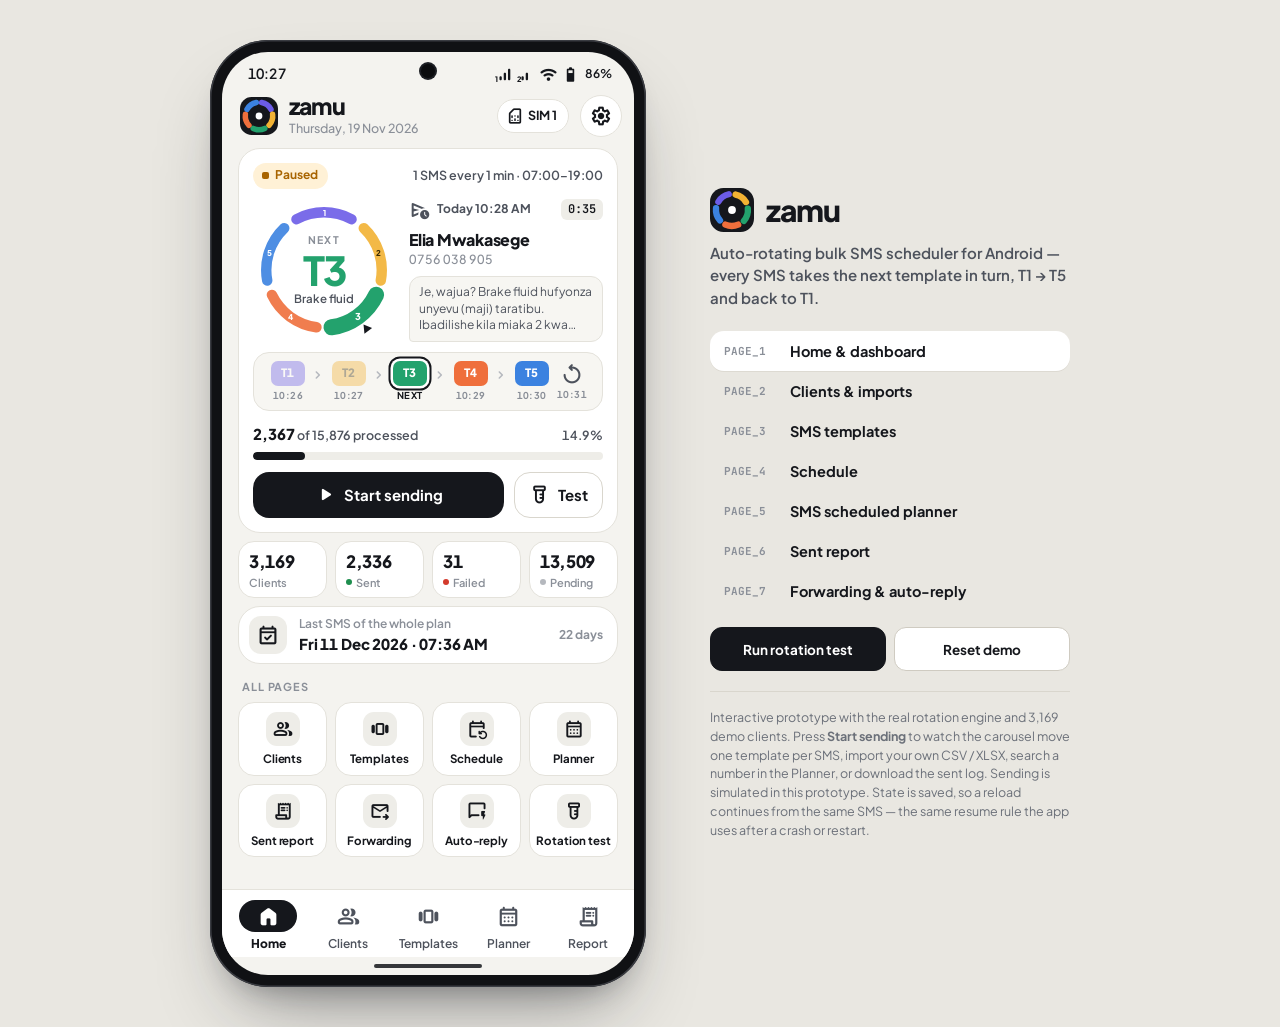
<file: index.html>
<!doctype html>
<html lang="en">
<head>
<meta charset="utf-8">
<meta name="viewport" content="width=device-width, initial-scale=1, viewport-fit=cover">
<title>Zamu — Auto-rotating bulk SMS scheduler (Android prototype)</title>
<link rel="preconnect" href="https://fonts.googleapis.com"><link rel="preconnect" href="https://fonts.gstatic.com" crossorigin>
<link href="https://fonts.googleapis.com/css2?family=Plus+Jakarta+Sans:wght@400;500;600;700;800&family=JetBrains+Mono:wght@500;600;700&display=block" rel="stylesheet">
<link href="https://fonts.googleapis.com/css2?family=Material+Symbols+Rounded:opsz,wght,FILL,GRAD@20..24,400..700,0..1,0&display=block" rel="stylesheet">
<link rel="stylesheet" href="app/app.css">
<style>
  html, body { height: 100%; }
  body { margin: 0; background: #E9E7E1; font-family: 'Plus Jakarta Sans', system-ui, sans-serif; color: #15171C; }
  body.shot { background: transparent; }
  body.shot .stage { display: block; padding: 0; min-height: 0; }
  body.shot .side, body.shot .device-bezel { display: none; }
  body.shot .device { padding: 0; background: none; box-shadow: none; border-radius: 0; }
  body.shot .device .app { border-radius: 0; }
  .stage { min-height: 100%; display: flex; align-items: center; justify-content: center; gap: 64px; padding: 40px; box-sizing: border-box; }
  .device { position: relative; padding: 12px; border-radius: 58px; background: #101114; box-shadow: 0 0 0 1.5px #3a3c42 inset, 0 40px 80px -30px rgba(20,22,28,.45), 0 18px 30px -18px rgba(20,22,28,.35); }
  .device .app { border-radius: 46px; }
  .device-bezel { position: absolute; top: 24px; left: 50%; width: 14px; height: 14px; margin-left: -7px; border-radius: 50%; background: #0b0c0e; box-shadow: 0 0 0 2px #1d1f24; z-index: 30; }
  .side { width: 360px; }
  .side .brand { display: flex; align-items: center; gap: 12px; font-weight: 800; font-size: 30px; letter-spacing: -.035em; }
  .side h2 { font-size: 15px; font-weight: 600; color: #4D525C; margin: 10px 0 22px; line-height: 1.5; }
  .side .lnk { display: flex; align-items: center; gap: 12px; width: 100%; padding: 11px 14px; border-radius: 14px; font-size: 14.5px; font-weight: 700; color: #15171C; text-decoration: none; }
  .side .lnk:hover { background: rgba(255,255,255,.6); }
  .side .lnk.on { background: #fff; box-shadow: 0 1px 0 #DDDAD2; }
  .side .lnk i { font-style: normal; font-family: 'JetBrains Mono', monospace; font-size: 11px; font-weight: 700; color: #8A8F98; width: 54px; }
  .side .note { font-size: 12.5px; color: #6B7079; line-height: 1.5; margin-top: 20px; border-top: 1px solid #D9D6CD; padding-top: 16px; }
  .side .row2 { display: flex; gap: 8px; margin-top: 16px; }
  .side .row2 button { flex: 1; height: 44px; border-radius: 12px; border: 1px solid #CFCBC1; background: #fff; font-weight: 700; font-size: 13.5px; cursor: pointer; }
  .side .row2 button.dark { background: #15171C; color: #fff; border-color: #15171C; }
  @media (max-width: 900px) {
    .stage { padding: 0; display: block; }
    .side, .device-bezel { display: none; }
    .device { padding: 0; border-radius: 0; background: none; box-shadow: none; }
    .device .app { border-radius: 0; width: 100vw; height: 100vh; height: 100dvh; }
  }
</style>
</head>
<body>
<div class="stage">
  <div class="device"><div class="device-bezel"></div><div class="app" id="app"></div></div>
  <aside class="side">
    <div class="brand"><svg width="44" height="44" viewBox="0 0 36 36"><rect width="36" height="36" rx="11" fill="#15171C"/><g fill="none" stroke-width="5.2" stroke-linecap="round"><path d="M20.97 5.34 A13 13 0 0 1 29.42 11.48" stroke="#6C5CE7" transform="rotate(-72 18 18)"/><path d="M20.97 5.34 A13 13 0 0 1 29.42 11.48" stroke="#F2B233"/><path d="M20.97 5.34 A13 13 0 0 1 29.42 11.48" stroke="#23A26D" transform="rotate(72 18 18)"/><path d="M20.97 5.34 A13 13 0 0 1 29.42 11.48" stroke="#EF6F3C" transform="rotate(144 18 18)"/><path d="M20.97 5.34 A13 13 0 0 1 29.42 11.48" stroke="#3B82E0" transform="rotate(216 18 18)"/></g><circle cx="18" cy="18" r="3.2" fill="#fff"/></svg>zamu</div>
    <h2>Auto-rotating bulk SMS scheduler for Android — every SMS takes the next template in turn, T1 → T5 and back to T1.</h2>
    <a class="lnk" data-route="home" href="#/home"><i>PAGE_1</i>Home &amp; dashboard</a>
    <a class="lnk" data-route="clients" href="#/clients"><i>PAGE_2</i>Clients &amp; imports</a>
    <a class="lnk" data-route="templates" href="#/templates"><i>PAGE_3</i>SMS templates</a>
    <a class="lnk" data-route="schedule" href="#/schedule"><i>PAGE_4</i>Schedule</a>
    <a class="lnk" data-route="planner" href="#/planner"><i>PAGE_5</i>SMS scheduled planner</a>
    <a class="lnk" data-route="report" href="#/report"><i>PAGE_6</i>Sent report</a>
    <a class="lnk" data-route="auto" href="#/auto"><i>PAGE_7</i>Forwarding &amp; auto-reply</a>
    <div class="row2"><button class="dark" data-route="test">Run rotation test</button><button onclick="Zamu.reset()">Reset demo</button></div>
    <p class="note">Interactive prototype with the real rotation engine and 3,169 demo clients. Press <b>Start sending</b> to watch the carousel move one template per SMS, import your own CSV / XLSX, search a number in the Planner, or download the sent log. Sending is simulated in this prototype. State is saved, so a reload continues from the same SMS — the same resume rule the app uses after a crash or restart.</p>
  </aside>
</div>
<script>if (new URLSearchParams(location.search).get('shot')) document.body.classList.add('shot');</script>
<script src="app/engine.js"></script>
<script src="app/data.js"></script>
<script src="app/app.js"></script>
</body>
</html>
</file>
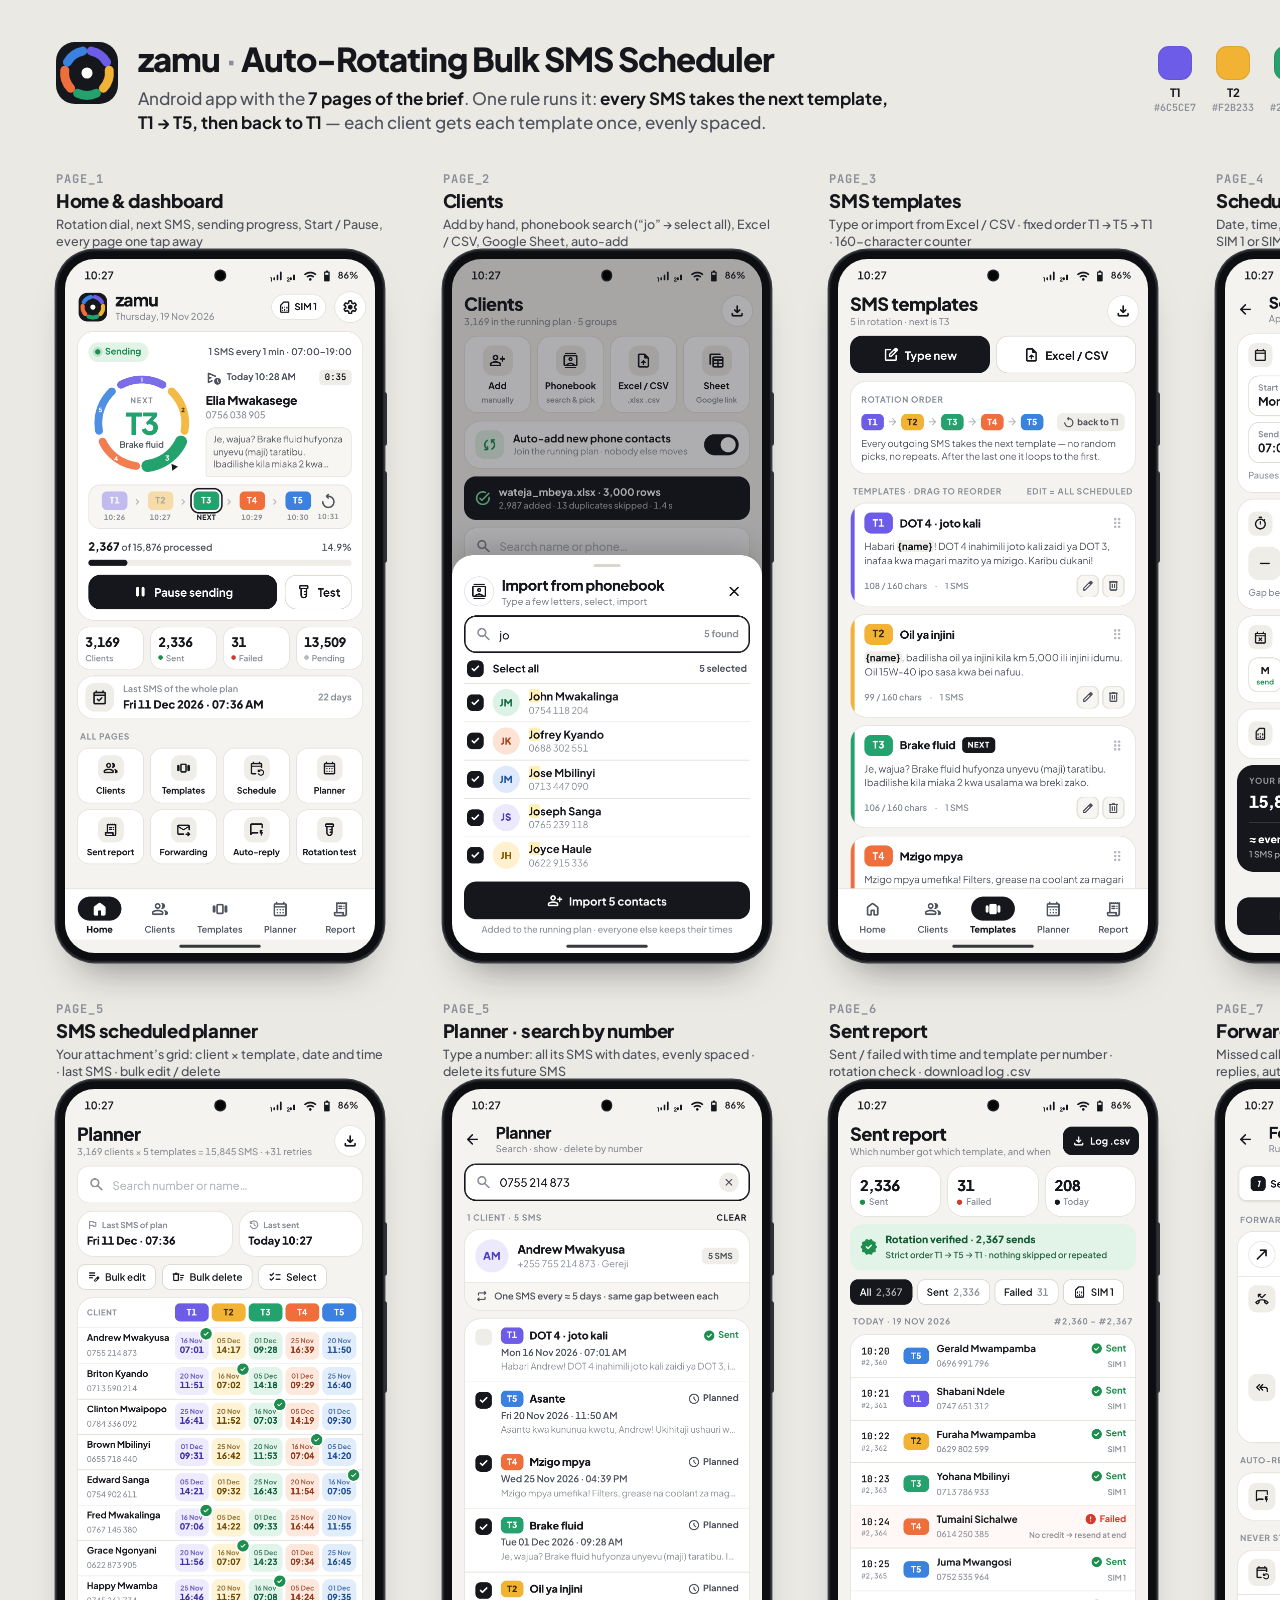
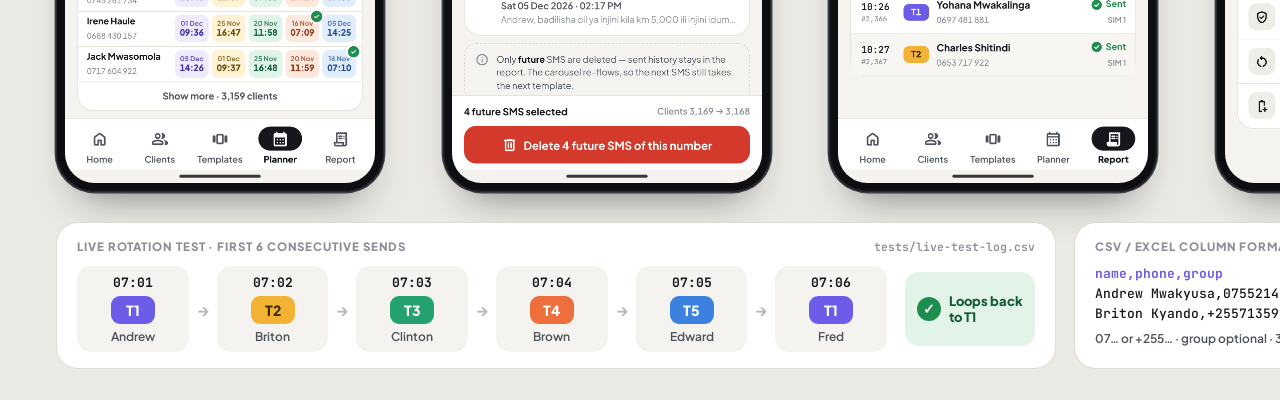
<file: entries/entry-1-detail.html>
<!doctype html><html lang="en"><head><meta charset="utf-8"><title>Zamu — all pages</title><link rel="preconnect" href="https://fonts.googleapis.com"><link rel="preconnect" href="https://fonts.gstatic.com" crossorigin><link href="https://fonts.googleapis.com/css2?family=Plus+Jakarta+Sans:wght@400;500;600;700;800&family=JetBrains+Mono:wght@500;600;700&display=block" rel="stylesheet">
<style>
* { box-sizing: border-box; margin: 0; padding: 0; }
html, body { width: 1600px; height: 2000px; overflow: hidden; }
body { position: relative; background: #EBE9E3; font-family: 'Plus Jakarta Sans', sans-serif; color: #15171C; -webkit-font-smoothing: antialiased; }

.phone { position: relative; background: #0D0E11; box-sizing: border-box;
  box-shadow: 0 0 0 1.4px #3B3E45, inset 0 0 0 1.2px #24262B; }
.phone img { display: block; width: 100%; height: 100%; object-fit: cover; }
.phone .cam { position: absolute; left: 50%; transform: translateX(-50%); border-radius: 50%; background: #050506; box-shadow: 0 0 0 1.5px #1E2025; }
.phone .btn-p, .phone .btn-v { position: absolute; right: -3px; width: 3px; border-radius: 0 3px 3px 0; background: #2E3036; }

.pw { position: absolute; }
.pw .phone { box-shadow: 0 0 0 1.4px #3B3E45, inset 0 0 0 1.2px #24262B, 0 26px 40px -24px rgba(20,22,28,.55); }
.head { position: absolute; left: 56px; right: 56px; top: 42px; height: 92px; display: flex; align-items: flex-start; gap: 20px; }
.head .t b { display: block; font-size: 33px; font-weight: 800; letter-spacing: -.03em; line-height: 1.05; }
.head .t b span { color: #8A8F98; font-weight: 700; }
.head .t p { font-size: 17px; font-weight: 500; color: #4D525C; margin-top: 9px; line-height: 1.45; max-width: 980px; }
.head .t p strong { color: #15171C; font-weight: 700; }
.pal { margin-left: auto; display: grid; grid-template-columns: repeat(7, auto); gap: 6px 16px; align-items: start; padding-top: 4px; }
.pal .sw { display: flex; flex-direction: column; align-items: center; gap: 6px; font-size: 11.5px; font-weight: 700; text-align: center; line-height: 1.25; }
.pal .sw i { width: 34px; height: 34px; border-radius: 11px; box-shadow: inset 0 0 0 1px rgba(0,0,0,.08); }
.pal .sw em { font-style: normal; font-family: 'JetBrains Mono', monospace; font-size: 10px; color: #8A8F98; font-weight: 600; }
.fonts { grid-column: 1 / -1; font-size: 12.5px; color: #4D525C; font-weight: 600; text-align: right; margin-top: 4px; }
.fonts b { color: #15171C; }
.lbl { position: absolute; height: 84px; }
.lbl .pg { font-family: 'JetBrains Mono', monospace; font-size: 12px; font-weight: 700; letter-spacing: .08em; color: #8A8F98; }
.lbl b { display: block; font-size: 18.5px; font-weight: 800; letter-spacing: -.02em; margin-top: 2px; }
.lbl p { font-size: 12.5px; color: #4D525C; line-height: 1.38; margin-top: 4px; font-weight: 500; }
.band { position: absolute; left: 56px; right: 56px; top: 1822.0875728155338px; bottom: 44px; display: grid; grid-template-columns: 1fr 470px; gap: 18px; }
.panel { background: #fff; border: 1px solid #DEDBD3; border-radius: 22px; padding: 16px 20px; }
.panel .k { font-size: 11.5px; font-weight: 800; letter-spacing: .08em; text-transform: uppercase; color: #8A8F98; display: flex; justify-content: space-between; }
.panel .k em { font-style: normal; font-family: 'JetBrains Mono', monospace; letter-spacing: 0; text-transform: none; font-weight: 600; }
.seq { display: flex; align-items: center; gap: 8px; margin-top: 12px; }
.snd { display: flex; flex-direction: column; align-items: center; gap: 5px; flex: 1; padding: 8px 4px; border-radius: 14px; background: #F4F3EF; }
.snd .tm { font-family: 'JetBrains Mono', monospace; font-size: 13px; font-weight: 700; }
.snd .tc { width: 44px; height: 28px; border-radius: 9px; display: flex; align-items: center; justify-content: center; font-weight: 800; font-size: 14px; }
.snd .nm { font-size: 12px; font-weight: 600; color: #4D525C; }
.ar { color: #B5B8BE; font-weight: 700; }
.ok { display: flex; align-items: center; gap: 8px; margin-left: 10px; padding: 0 12px; height: 74px; border-radius: 14px; background: #E2F3E8; color: #145C34; font-size: 13px; font-weight: 800; line-height: 1.25; }
.ok i { font-style: normal; width: 24px; height: 24px; border-radius: 50%; background: #1E8E4E; color: #fff; display: flex; align-items: center; justify-content: center; font-size: 14px; }
pre { font-family: 'JetBrains Mono', monospace; font-size: 13px; line-height: 1.55; margin-top: 10px; color: #15171C; font-weight: 500; }
pre b { color: #6C5CE7; font-weight: 700; }
.panel small { display: block; font-size: 12px; color: #4D525C; font-weight: 600; margin-top: 6px; }
</style></head><body>
<div class="head"><svg width="62" height="62" viewBox="0 0 36 36"><rect width="36" height="36" rx="11" fill="#15171C"/><path d="M20.48 5.24 A13 13 0 0 1 29.37 11.70" stroke="#6C5CE7" stroke-width="5.2" stroke-linecap="round" fill="none"/><path d="M30.90 16.42 A13 13 0 0 1 27.51 26.87" stroke="#F2B233" stroke-width="5.2" stroke-linecap="round" fill="none"/><path d="M23.49 29.78 A13 13 0 0 1 12.51 29.78" stroke="#23A26D" stroke-width="5.2" stroke-linecap="round" fill="none"/><path d="M8.49 26.87 A13 13 0 0 1 5.10 16.42" stroke="#EF6F3C" stroke-width="5.2" stroke-linecap="round" fill="none"/><path d="M6.63 11.70 A13 13 0 0 1 15.52 5.24" stroke="#3B82E0" stroke-width="5.2" stroke-linecap="round" fill="none"/><circle cx="18" cy="18" r="3.2" fill="#fff"/></svg><div class="t"><b>zamu <span>·</span> Auto-Rotating Bulk SMS Scheduler</b>
<p>Android app with the <strong>7 pages of the brief</strong>. One rule runs it: <strong>every SMS takes the next template,<br><span style="white-space:nowrap">T1 → T5</span>, then back to T1</strong> — each client gets each template once, evenly spaced.</p></div>
<div class="pal"><div class="sw"><i style="background:#6C5CE7"></i><span>T1<br><em>#6C5CE7</em></span></div><div class="sw"><i style="background:#F2B233"></i><span>T2<br><em>#F2B233</em></span></div><div class="sw"><i style="background:#23A26D"></i><span>T3<br><em>#23A26D</em></span></div><div class="sw"><i style="background:#EF6F3C"></i><span>T4<br><em>#EF6F3C</em></span></div><div class="sw"><i style="background:#3B82E0"></i><span>T5<br><em>#3B82E0</em></span></div><div class="sw"><i style="background:#15171C"></i><span>Ink<br><em>#15171C</em></span></div><div class="sw"><i style="background:#F4F3EF"></i><span>Paper<br><em>#F4F3EF</em></span></div><div class="fonts">Type: <b>Plus Jakarta Sans</b> · <b>JetBrains Mono</b></div></div></div>
<div class="lbl" style="left:56.0px;top:166px;width:328px"><span class="pg">PAGE_1</span><b>Home & dashboard</b><p>Rotation dial, next SMS, sending progress, Start / Pause, every page one tap away</p></div><div class="pw" style="left:56.0px;top:250px"><div class="phone " style="width:328.0px;height:712.0px;border-radius:38.7px;padding:9.18px"><i class="btn-p" style="height:53.4px;top:142.4px"></i><i class="btn-v" style="height:92.6px;top:220.7px"></i><img src="../screens/home.png" style="border-radius:29.5px" alt=""><i class="cam" style="width:8.5px;height:8.5px;top:21.3px"></i></div></div><div class="lbl" style="left:442.7px;top:166px;width:328px"><span class="pg">PAGE_2</span><b>Clients</b><p>Add by hand, phonebook search (“jo” → select all), Excel / CSV, Google Sheet, auto-add</p></div><div class="pw" style="left:442.7px;top:250px"><div class="phone " style="width:328.0px;height:712.0px;border-radius:38.7px;padding:9.18px"><i class="btn-p" style="height:53.4px;top:142.4px"></i><i class="btn-v" style="height:92.6px;top:220.7px"></i><img src="../screens/clients.png" style="border-radius:29.5px" alt=""><i class="cam" style="width:8.5px;height:8.5px;top:21.3px"></i></div></div><div class="lbl" style="left:829.3px;top:166px;width:328px"><span class="pg">PAGE_3</span><b>SMS templates</b><p>Type or import from Excel / CSV · fixed order T1 → T5 → T1 · 160-character counter</p></div><div class="pw" style="left:829.3px;top:250px"><div class="phone " style="width:328.0px;height:712.0px;border-radius:38.7px;padding:9.18px"><i class="btn-p" style="height:53.4px;top:142.4px"></i><i class="btn-v" style="height:92.6px;top:220.7px"></i><img src="../screens/templates.png" style="border-radius:29.5px" alt=""><i class="cam" style="width:8.5px;height:8.5px;top:21.3px"></i></div></div><div class="lbl" style="left:1216.0px;top:166px;width:328px"><span class="pg">PAGE_4</span><b>Schedule</b><p>Date, time, interval in sec or min, night pause, skip days, SIM 1 or SIM 2</p></div><div class="pw" style="left:1216.0px;top:250px"><div class="phone " style="width:328.0px;height:712.0px;border-radius:38.7px;padding:9.18px"><i class="btn-p" style="height:53.4px;top:142.4px"></i><i class="btn-v" style="height:92.6px;top:220.7px"></i><img src="../screens/schedule.png" style="border-radius:29.5px" alt=""><i class="cam" style="width:8.5px;height:8.5px;top:21.3px"></i></div></div><div class="lbl" style="left:56.0px;top:996.0437864077669px;width:328px"><span class="pg">PAGE_5</span><b>SMS scheduled planner</b><p>Your attachment’s grid: client × template, date and time · last SMS · bulk edit / delete</p></div><div class="pw" style="left:56.0px;top:1080.043786407767px"><div class="phone " style="width:328.0px;height:712.0px;border-radius:38.7px;padding:9.18px"><i class="btn-p" style="height:53.4px;top:142.4px"></i><i class="btn-v" style="height:92.6px;top:220.7px"></i><img src="../screens/planner.png" style="border-radius:29.5px" alt=""><i class="cam" style="width:8.5px;height:8.5px;top:21.3px"></i></div></div><div class="lbl" style="left:442.7px;top:996.0437864077669px;width:328px"><span class="pg">PAGE_5</span><b>Planner · search by number</b><p>Type a number: all its SMS with dates, evenly spaced · delete its future SMS</p></div><div class="pw" style="left:442.7px;top:1080.043786407767px"><div class="phone " style="width:328.0px;height:712.0px;border-radius:38.7px;padding:9.18px"><i class="btn-p" style="height:53.4px;top:142.4px"></i><i class="btn-v" style="height:92.6px;top:220.7px"></i><img src="../screens/search.png" style="border-radius:29.5px" alt=""><i class="cam" style="width:8.5px;height:8.5px;top:21.3px"></i></div></div><div class="lbl" style="left:829.3px;top:996.0437864077669px;width:328px"><span class="pg">PAGE_6</span><b>Sent report</b><p>Sent / failed with time and template per number · rotation check · download log .csv</p></div><div class="pw" style="left:829.3px;top:1080.043786407767px"><div class="phone " style="width:328.0px;height:712.0px;border-radius:38.7px;padding:9.18px"><i class="btn-p" style="height:53.4px;top:142.4px"></i><i class="btn-v" style="height:92.6px;top:220.7px"></i><img src="../screens/report.png" style="border-radius:29.5px" alt=""><i class="cam" style="width:8.5px;height:8.5px;top:21.3px"></i></div></div><div class="lbl" style="left:1216.0px;top:996.0437864077669px;width:328px"><span class="pg">PAGE_7</span><b>Forwarding & auto-reply</b><p>Missed calls + replies to your other phone, keyword replies, auto-allow, resume</p></div><div class="pw" style="left:1216.0px;top:1080.043786407767px"><div class="phone " style="width:328.0px;height:712.0px;border-radius:38.7px;padding:9.18px"><i class="btn-p" style="height:53.4px;top:142.4px"></i><i class="btn-v" style="height:92.6px;top:220.7px"></i><img src="../screens/auto.png" style="border-radius:29.5px" alt=""><i class="cam" style="width:8.5px;height:8.5px;top:21.3px"></i></div></div>
<div class="band">
  <div class="panel"><div class="k"><span>Live rotation test · first 6 consecutive sends</span><em>tests/live-test-log.csv</em></div>
    <div class="seq"><div class="snd"><span class="tm">07:01</span><span class="tc" style="background:#6C5CE7;color:#fff">T1</span><span class="nm">Andrew</span></div><span class="ar">→</span><div class="snd"><span class="tm">07:02</span><span class="tc" style="background:#F2B233;color:#3A2A00">T2</span><span class="nm">Briton</span></div><span class="ar">→</span><div class="snd"><span class="tm">07:03</span><span class="tc" style="background:#23A26D;color:#fff">T3</span><span class="nm">Clinton</span></div><span class="ar">→</span><div class="snd"><span class="tm">07:04</span><span class="tc" style="background:#EF6F3C;color:#fff">T4</span><span class="nm">Brown</span></div><span class="ar">→</span><div class="snd"><span class="tm">07:05</span><span class="tc" style="background:#3B82E0;color:#fff">T5</span><span class="nm">Edward</span></div><span class="ar">→</span><div class="snd"><span class="tm">07:06</span><span class="tc" style="background:#6C5CE7;color:#fff">T1</span><span class="nm">Fred</span></div><div class="ok"><i>✓</i>Loops back<br>to T1</div></div></div>
  <div class="panel"><div class="k"><span>CSV / Excel column format</span><em>README.md</em></div>
<pre><b>name,phone,group</b>
Andrew Mwakyusa,0755214873,Gereji
Briton Kyando,+255713590214,Lori</pre><small>07… or +255… · group optional · 3,000 rows import in under 1 s</small></div>
</div>
</body></html>
</file>
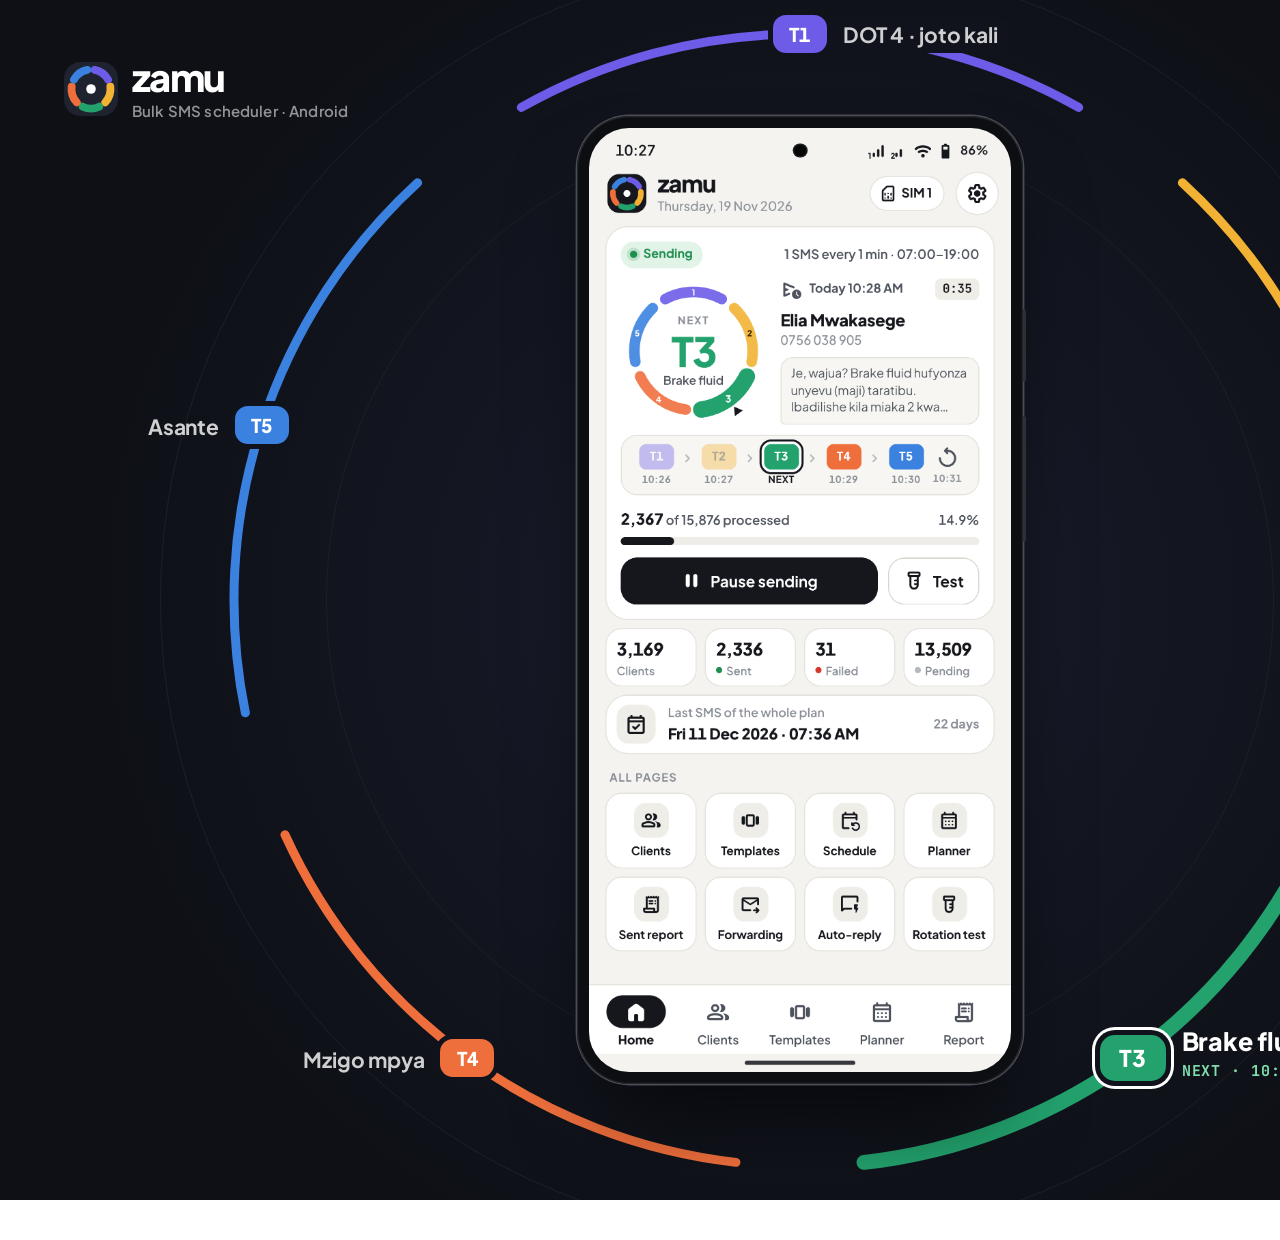
<file: entries/entry-1.html>
<!doctype html><html lang="en"><head><meta charset="utf-8"><title>Zamu — hero</title><link rel="preconnect" href="https://fonts.googleapis.com"><link rel="preconnect" href="https://fonts.gstatic.com" crossorigin><link href="https://fonts.googleapis.com/css2?family=Plus+Jakarta+Sans:wght@400;500;600;700;800&family=JetBrains+Mono:wght@500;600;700&display=block" rel="stylesheet">
<style>
* { box-sizing: border-box; margin: 0; padding: 0; }
html, body { width: 1600px; height: 1200px; overflow: hidden; }
body { position: relative; font-family: 'Plus Jakarta Sans', sans-serif; color: #fff; -webkit-font-smoothing: antialiased;
  background: radial-gradient(circle at 50% 50%, #1C2030 0%, #141722 34%, #0E1016 72%); }

.phone { position: relative; background: #0D0E11; box-sizing: border-box;
  box-shadow: 0 0 0 1.4px #3B3E45, inset 0 0 0 1.2px #24262B; }
.phone img { display: block; width: 100%; height: 100%; object-fit: cover; }
.phone .cam { position: absolute; left: 50%; transform: translateX(-50%); border-radius: 50%; background: #050506; box-shadow: 0 0 0 1.5px #1E2025; }
.phone .btn-p, .phone .btn-v { position: absolute; right: -3px; width: 3px; border-radius: 0 3px 3px 0; background: #2E3036; }

.ring { position: absolute; inset: 0; }
.orbit { position: absolute; left: 160px; top: -40px; width: 1280px; height: 1280px; border-radius: 50%; border: 1px solid rgba(255,255,255,.06); }
.orbit.in { left: 326px; top: 126px; width: 948px; height: 948px; border-color: rgba(255,255,255,.045); }
.chip { position: absolute; display: flex; align-items: center; justify-content: center; border-radius: 13px; font-weight: 800; font-size: 19px; letter-spacing: .01em;
  box-shadow: 0 0 0 5px #10131B; font-variant-numeric: tabular-nums; }
.chip.big { border-radius: 15px; font-size: 23px; box-shadow: 0 0 0 5px #10131B, 0 0 0 8px #FFFFFF; }
.lab { position: absolute; font-size: 21px; font-weight: 700; color: rgba(255,255,255,.80); white-space: nowrap; letter-spacing: -.01em; }
.lab.plate { background: #10131B; padding: 4px 12px 5px 14px; border-radius: 0 10px 10px 0; }
.lab.big { color: #fff; font-size: 25px; font-weight: 800; line-height: 1.1; }
.lab .nx { display: block; margin-top: 8px; font-family: 'JetBrains Mono', monospace; font-size: 15px; font-weight: 700; letter-spacing: .06em; color: #7FE0AE; }
.hero { position: absolute; left: 577.0px; top: 115.9px; box-shadow: 0 0 0 1.4px #4A4D55, inset 0 0 0 1.2px #24262B, 0 50px 90px -30px rgba(0,0,0,.75); }
.brand { position: absolute; left: 64px; top: 58px; display: flex; align-items: center; gap: 14px; }
.brand b { font-size: 38px; font-weight: 800; letter-spacing: -.04em; line-height: 1; }
.brand small { display: block; font-size: 15px; font-weight: 600; color: rgba(255,255,255,.55); letter-spacing: .01em; margin-top: 5px; }
</style></head><body>
<div class="orbit"></div><div class="orbit in"></div>
<svg class="ring" width="1600" height="1200" viewBox="0 0 1600 1200"><path d="M521.29 107.38 A566 566 0 0 1 1078.71 107.38" stroke="#6C5CE7" stroke-width="9" stroke-linecap="round" fill="none"/><path d="M1182.38 182.70 A566 566 0 0 1 1354.64 712.84" stroke="#F2B233" stroke-width="9" stroke-linecap="round" fill="none"/><path d="M1315.04 834.72 A566 566 0 0 1 864.07 1162.36" stroke="#23A26D" stroke-width="15" stroke-linecap="round" fill="none"/><path d="M735.93 1162.36 A566 566 0 0 1 284.96 834.72" stroke="#EF6F3C" stroke-width="9" stroke-linecap="round" fill="none"/><path d="M245.36 712.84 A566 566 0 0 1 417.62 182.70" stroke="#3B82E0" stroke-width="9" stroke-linecap="round" fill="none"/></svg>
<div class="chip" style="left:773.0px;top:15.0px;width:54px;height:38px;background:#6C5CE7;color:#fff">T1</div><div class="chip" style="left:1311.3px;top:406.1px;width:54px;height:38px;background:#F2B233;color:#3A2A00">T2</div><div class="chip big" style="left:1099.7px;top:1034.9px;width:66px;height:46px;background:#23A26D;color:#fff">T3</div><div class="chip" style="left:440.3px;top:1038.9px;width:54px;height:38px;background:#EF6F3C;color:#fff">T4</div><div class="chip" style="left:234.7px;top:406.1px;width:54px;height:38px;background:#3B82E0;color:#fff">T5</div><div class="lab plate" style="left:829.0px;top:17.0px">DOT 4 · joto kali</div><div class="lab" style="left:1381.3px;top:413.1px">Oil ya injini</div><div class="lab big" style="left:1181.7px;top:1027.9px">Brake fluid<span class="nx">NEXT · 10:28</span></div><div class="lab" style="right:1175.7px;top:1045.9px;text-align:right">Mzigo mpya</div><div class="lab" style="right:1381.3px;top:413.1px;text-align:right">Asante</div>
<div class="brand"><svg width="54" height="54" viewBox="0 0 36 36"><rect width="36" height="36" rx="11" fill="#1F2330"/><path d="M20.48 5.24 A13 13 0 0 1 29.37 11.70" stroke="#6C5CE7" stroke-width="5.2" stroke-linecap="round" fill="none"/><path d="M30.90 16.42 A13 13 0 0 1 27.51 26.87" stroke="#F2B233" stroke-width="5.2" stroke-linecap="round" fill="none"/><path d="M23.49 29.78 A13 13 0 0 1 12.51 29.78" stroke="#23A26D" stroke-width="5.2" stroke-linecap="round" fill="none"/><path d="M8.49 26.87 A13 13 0 0 1 5.10 16.42" stroke="#EF6F3C" stroke-width="5.2" stroke-linecap="round" fill="none"/><path d="M6.63 11.70 A13 13 0 0 1 15.52 5.24" stroke="#3B82E0" stroke-width="5.2" stroke-linecap="round" fill="none"/><circle cx="18" cy="18" r="3.2" fill="#fff"/></svg><div><b>zamu</b><small>Bulk SMS scheduler · Android</small></div></div>
<div class="phone hero" style="width:446.0px;height:968.2px;border-radius:52.6px;padding:12.49px"><i class="btn-p" style="height:72.6px;top:193.6px"></i><i class="btn-v" style="height:125.9px;top:300.1px"></i><img src="../screens/home.png" style="border-radius:40.1px" alt=""><i class="cam" style="width:11.6px;height:11.6px;top:29.0px"></i></div>
</body></html>
</file>
<file: app/app.css>
/* Zamu — design system. Plus Jakarta Sans (UI) + JetBrains Mono (times, numbers in logs). */
:root {
  --bg: #F4F3EF; --card: #FFFFFF; --fill: #EEEDE8; --fill2: #F7F6F2; --line: #E4E2DB; --line2: #D9D6CD;
  --ink: #15171C; --ink2: #4D525C; --ink3: #8A8F98; --ink4: #B5B8BE;
  --ok: #1E8E4E; --ok-bg: #E2F3E8; --bad: #D33A2C; --bad-bg: #FCE9E6; --warn: #A86400; --warn-bg: #FFF1D6;
  --t1: #6C5CE7; --t1-bg: #EEEBFE; --t2: #F2B233; --t2-bg: #FFF3D6; --t3: #23A26D; --t3-bg: #E1F4EA;
  --t4: #EF6F3C; --t4-bg: #FDE8DD; --t5: #3B82E0; --t5-bg: #E2EDFB;
  --r-card: 22px; --r-ctl: 14px;
  --sans: 'Plus Jakarta Sans', system-ui, -apple-system, 'Segoe UI', Roboto, sans-serif;
  --mono: 'JetBrains Mono', ui-monospace, Menlo, monospace;
}
* { box-sizing: border-box; margin: 0; padding: 0; }
button, input, textarea, select { font: inherit; color: inherit; }
button { cursor: pointer; background: none; border: 0; }
.ms { font-family: 'Material Symbols Rounded'; font-weight: 500; font-style: normal; font-size: 22px; line-height: 1; letter-spacing: normal; text-transform: none;
  display: inline-block; white-space: nowrap; direction: ltr; -webkit-font-smoothing: antialiased; font-variation-settings: 'FILL' 0, 'wght' 500, 'GRAD' 0, 'opsz' 24; user-select: none; }
.ms.f { font-variation-settings: 'FILL' 1, 'wght' 500, 'GRAD' 0, 'opsz' 24; }
.num { font-variant-numeric: tabular-nums; }
.mono { font-family: var(--mono); font-feature-settings: 'zero' 0; }

/* ---------- app shell (412 × 915 = Pixel 9 in dp) ---------- */
.app { position: relative; width: 412px; height: 923px; overflow: hidden; background: var(--bg); color: var(--ink); font-family: var(--sans);
  font-size: 14px; line-height: 1.4; -webkit-font-smoothing: antialiased; display: flex; flex-direction: column; }
.statusbar { height: 38px; flex: 0 0 38px; display: flex; align-items: center; justify-content: space-between; padding: 6px 22px 0 26px; font-weight: 600; font-size: 14px; letter-spacing: .01em; }
.statusbar .sb-r { display: flex; align-items: center; gap: 5px; }
.statusbar .ms { font-size: 17px; }
.statusbar .sim { position: relative; display: inline-flex; }
.statusbar .sim b { position: absolute; left: -1px; bottom: -2px; font-size: 7.5px; font-weight: 800; }
.statusbar .batt { font-size: 12px; font-weight: 600; margin-left: 1px; }
.gesture { height: 18px; flex: 0 0 18px; display: flex; align-items: center; justify-content: center; }
.gesture i { width: 108px; height: 4px; border-radius: 4px; background: var(--ink); opacity: .85; }
.scroll { flex: 1; overflow-y: auto; overflow-x: hidden; scrollbar-width: none; }
.scroll::-webkit-scrollbar { display: none; }
.pad { padding: 0 16px; }

/* top app bar */
.appbar { display: flex; align-items: center; gap: 10px; padding: 8px 12px 10px 16px; min-height: 60px; }
.appbar.sub { padding-left: 6px; }
.appbar h1 { font-size: 24px; line-height: 1.15; font-weight: 800; letter-spacing: -.025em; }
.appbar .sub-t { font-size: 12.5px; color: var(--ink3); font-weight: 500; margin-top: 1px; }
.appbar .grow { flex: 1; min-width: 0; }
.iconbtn { width: 42px; height: 42px; border-radius: 50%; display: inline-flex; align-items: center; justify-content: center; color: var(--ink); flex: 0 0 auto; }
.iconbtn.tonal { background: var(--card); border: 1px solid var(--line); }
.txtbtn { font-weight: 700; font-size: 14px; padding: 9px 14px; border-radius: 999px; background: var(--ink); color: #fff; }

/* bottom navigation */
.nav { flex: 0 0 auto; display: flex; justify-content: space-around; align-items: flex-start; padding: 10px 6px 4px; background: var(--card); border-top: 1px solid var(--line); }
.nav button { display: flex; flex-direction: column; align-items: center; gap: 4px; width: 76px; font-size: 12px; font-weight: 600; color: var(--ink2); }
.nav .pill { width: 58px; height: 32px; border-radius: 16px; display: flex; align-items: center; justify-content: center; }
.nav .ms { font-size: 23px; }
.nav .on { color: var(--ink); font-weight: 800; }
.nav .on .pill { background: var(--ink); color: #fff; }
.nav .on .ms { font-variation-settings: 'FILL' 1, 'wght' 500, 'GRAD' 0, 'opsz' 24; }

/* cards, labels */
.card { background: var(--card); border: 1px solid var(--line); border-radius: var(--r-card); }
.label { font-size: 11px; font-weight: 700; letter-spacing: .08em; text-transform: uppercase; color: var(--ink3); }
.sec { display: flex; align-items: baseline; justify-content: space-between; margin: 15px 4px 8px; }
.sec a { font-size: 12.5px; font-weight: 700; color: var(--ink); text-decoration: none; }
.muted { color: var(--ink3); }
.ink2 { color: var(--ink2); }

/* template chips */
.tc { display: inline-flex; align-items: center; justify-content: center; height: 22px; min-width: 30px; padding: 0 7px; border-radius: 7px; font-size: 11.5px; font-weight: 800;
  letter-spacing: .02em; color: #fff; font-variant-numeric: tabular-nums; flex: 0 0 auto; }
.tc.lg { height: 28px; min-width: 38px; border-radius: 9px; font-size: 13.5px; }
.tc.t1 { background: var(--t1); } .tc.t2 { background: var(--t2); color: #3A2A00; } .tc.t3 { background: var(--t3); } .tc.t4 { background: var(--t4); } .tc.t5 { background: var(--t5); }
.tdot { width: 10px; height: 10px; border-radius: 50%; display: inline-block; flex: 0 0 auto; }
.bg-t1 { background: var(--t1); } .bg-t2 { background: var(--t2); } .bg-t3 { background: var(--t3); } .bg-t4 { background: var(--t4); } .bg-t5 { background: var(--t5); }

/* status pills */
.pill-s { display: inline-flex; align-items: center; gap: 6px; height: 26px; padding: 0 10px 0 9px; border-radius: 999px; font-size: 12px; font-weight: 700; }
.pill-s.run { background: var(--ok-bg); color: var(--ok); }
.pill-s.run i { width: 7px; height: 7px; border-radius: 50%; background: var(--ok); box-shadow: 0 0 0 3px rgba(30,142,78,.18); }
.pill-s.paused { background: var(--warn-bg); color: var(--warn); }
.pill-s.paused i { width: 7px; height: 7px; border-radius: 2px; background: var(--warn); }
.st { display: inline-flex; align-items: center; gap: 4px; font-size: 12px; font-weight: 700; white-space: nowrap; }
.st .ms { font-size: 16px; }
.st.ok { color: var(--ok); } .st.bad { color: var(--bad); } .st.sch { color: var(--ink2); } .st.retry { color: var(--warn); }

/* buttons */
.btn { height: 50px; border-radius: 16px; display: inline-flex; align-items: center; justify-content: center; gap: 8px; font-weight: 700; font-size: 15px; padding: 0 18px; white-space: nowrap; }
.btn .ms { font-size: 21px; }
.btn.pri { background: var(--ink); color: #fff; }
.btn.sec2 { background: var(--card); color: var(--ink); border: 1px solid var(--line2); }
.btn.danger { background: var(--bad); color: #fff; }
.btn.sm { height: 38px; border-radius: 12px; font-size: 13px; padding: 0 12px; gap: 6px; }
.btn.sm .ms { font-size: 18px; }
.chip { display: inline-flex; align-items: center; gap: 6px; height: 34px; padding: 0 12px; border-radius: 11px; border: 1px solid var(--line2); background: var(--card);
  font-size: 13px; font-weight: 600; white-space: nowrap; color: var(--ink); }
.chip .ms { font-size: 18px; }
.chip.on { background: var(--ink); border-color: var(--ink); color: #fff; }
.chip .n { color: var(--ink3); font-weight: 600; }
.chip.on .n { color: rgba(255,255,255,.65); }

/* inputs */
.field { display: flex; align-items: center; gap: 10px; height: 50px; border-radius: 16px; background: var(--card); border: 1px solid var(--line); padding: 0 14px; }
.field .ms { color: var(--ink3); }
.field input { border: 0; outline: 0; background: none; flex: 1; min-width: 0; font-size: 15px; font-weight: 500; }
.field input::placeholder { color: var(--ink4); }
.field.filled { border-color: var(--ink); box-shadow: 0 0 0 1px var(--ink) inset; }
.field .clear { width: 26px; height: 26px; border-radius: 50%; background: var(--fill); display: flex; align-items: center; justify-content: center; }
.field .clear .ms { font-size: 16px; color: var(--ink2); }

/* switch */
.sw { width: 46px; height: 28px; border-radius: 999px; background: var(--line2); position: relative; flex: 0 0 auto; transition: background .2s; }
.sw::after { content: ''; position: absolute; top: 4px; left: 4px; width: 20px; height: 20px; border-radius: 50%; background: #fff; transition: transform .2s; box-shadow: 0 1px 2px rgba(0,0,0,.2); }
.sw.on { background: var(--ink); }
.sw.on::after { transform: translateX(18px); }

/* checkbox */
.cb { width: 22px; height: 22px; border-radius: 7px; border: 2px solid var(--line2); display: inline-flex; align-items: center; justify-content: center; flex: 0 0 auto; background: #fff; }
.cb.on { background: var(--ink); border-color: var(--ink); }
.cb.on::after { content: 'check'; font-family: 'Material Symbols Rounded'; color: #fff; font-size: 17px; font-weight: 700; font-variation-settings: 'wght' 700; }
.cb.dis { background: var(--fill); border-color: var(--fill); }

/* avatar */
.av { width: 40px; height: 40px; border-radius: 50%; display: inline-flex; align-items: center; justify-content: center; font-weight: 800; font-size: 14px; flex: 0 0 auto; letter-spacing: .01em; }
.av.a1 { background: #ECE9FD; color: #4B3CC4; } .av.a2 { background: #FFF0CF; color: #8A5A00; } .av.a3 { background: #DDF2E6; color: #146B43; }
.av.a4 { background: #FCE3D6; color: #A8431A; } .av.a5 { background: #DEEAFB; color: #22579E; }

/* list rows */
.row { display: flex; align-items: center; gap: 12px; padding: 12px 14px; }
.row + .row { border-top: 1px solid var(--line); }
.row .t { font-weight: 700; font-size: 14.5px; letter-spacing: -.005em; }
.row .s { font-size: 12.5px; color: var(--ink3); margin-top: 1px; }
.row .grow { flex: 1; min-width: 0; }
.ell { white-space: nowrap; overflow: hidden; text-overflow: ellipsis; }

/* ---------- HOME ---------- */
.brandbar { display: flex; align-items: center; gap: 11px; padding: 4px 12px 10px 18px; }
.brandbar .word { font-size: 23px; font-weight: 800; letter-spacing: -.035em; line-height: 1; }
.brandbar .date { font-size: 12.5px; color: var(--ink3); font-weight: 500; margin-top: 3px; }
.simchip { display: inline-flex; align-items: center; gap: 4px; height: 34px; padding: 0 11px 0 8px; border-radius: 999px; background: var(--card); border: 1px solid var(--line); font-size: 12.5px; font-weight: 700; }
.simchip .ms { font-size: 18px; }
.engine { padding: 14px 14px 14px; }
.engine .top { display: flex; align-items: center; justify-content: space-between; }
.engine .top .meta { font-size: 12.5px; color: var(--ink2); font-weight: 600; }
.engine .mid { display: flex; align-items: center; gap: 14px; margin: 10px 0 10px; }
.dial { position: relative; width: 142px; height: 142px; flex: 0 0 auto; }
.dial svg { position: absolute; inset: 0; width: 100%; height: 100%; }
.dial .c { position: absolute; inset: 0; display: flex; flex-direction: column; align-items: center; justify-content: center; }
.dial .c .k { font-size: 10.5px; font-weight: 700; letter-spacing: .1em; color: var(--ink3); text-transform: uppercase; }
.dial .c .v { font-size: 40px; font-weight: 800; letter-spacing: -.04em; line-height: 1; margin: 2px 0 1px; }
.dial .c .w { font-size: 11.5px; font-weight: 600; color: var(--ink2); }
.nextbox { flex: 1; min-width: 0; }
.nextbox .when { display: flex; align-items: center; gap: 6px; font-size: 12px; font-weight: 700; color: var(--ink2); }
.nextbox .when .cd { margin-left: auto; font-family: var(--mono); font-size: 12px; font-weight: 600; background: var(--fill); padding: 2px 7px; border-radius: 6px; color: var(--ink); }
.nextbox .nm1 { font-size: 16px; font-weight: 800; letter-spacing: -.015em; margin-top: 8px; }
.nextbox .ph { font-size: 12.5px; color: var(--ink3); font-weight: 500; }
.nextbox .msg { margin-top: 8px; font-size: 12px; line-height: 1.38; color: var(--ink2); background: var(--fill2); border: 1px solid var(--line); border-radius: 12px 12px 12px 4px; padding: 7px 9px; }
.nextbox .msg span { display: -webkit-box; -webkit-line-clamp: 3; -webkit-box-orient: vertical; overflow: hidden; }
.carousel { display: flex; align-items: center; justify-content: space-between; padding: 8px 12px; border-radius: 16px; background: var(--fill2); border: 1px solid var(--line); }
.carousel .step { display: flex; flex-direction: column; align-items: center; gap: 3px; width: 44px; }
.carousel .step .tc { width: 34px; height: 25px; }
.carousel .step small { font-size: 9.5px; font-weight: 700; color: var(--ink3); letter-spacing: .04em; text-transform: uppercase; }
.carousel .step.done .tc { opacity: .38; }
.carousel .step.now .tc { box-shadow: 0 0 0 2.5px var(--card), 0 0 0 4.5px var(--ink); }
.carousel .step.now small { color: var(--ink); }
.carousel .arr { color: var(--ink4); font-size: 16px; margin-top: -14px; }
.carousel .loop { display: flex; flex-direction: column; align-items: center; gap: 3px; color: var(--ink2); width: 36px; }
.carousel .loop .ms { font-size: 22px; }
.carousel .loop small { font-size: 9.5px; font-weight: 700; color: var(--ink3); letter-spacing: .04em; text-transform: uppercase; }
.prog { margin-top: 12px; }
.prog .l { display: flex; justify-content: space-between; align-items: baseline; font-size: 12.5px; font-weight: 600; color: var(--ink2); }
.prog .l b { font-size: 15px; color: var(--ink); font-weight: 800; }
.bar { height: 8px; border-radius: 8px; background: var(--fill); margin-top: 7px; overflow: hidden; display: flex; }
.bar i { display: block; height: 100%; background: var(--ink); border-radius: 8px; }
.engine .acts { display: flex; gap: 10px; margin-top: 12px; }
.engine .acts .btn { height: 46px; }
.engine .acts .btn.pri { flex: 1; }
.stats { display: grid; grid-template-columns: repeat(4, 1fr); gap: 8px; margin-top: 8px; }
.stat { background: var(--card); border: 1px solid var(--line); border-radius: 16px; padding: 8px 10px 7px; }
.stat .v { font-size: 17px; font-weight: 800; letter-spacing: -.02em; }
.stat .k { font-size: 11px; font-weight: 600; color: var(--ink3); margin-top: 1px; display: flex; align-items: center; gap: 4px; }
.stat .k i { width: 6px; height: 6px; border-radius: 50%; display: inline-block; }
.lastcard { display: flex; align-items: center; gap: 12px; padding: 9px 14px 9px 10px; margin-top: 8px; }
.lastcard .ic { width: 38px; height: 38px; border-radius: 12px; background: var(--fill); display: flex; align-items: center; justify-content: center; }
.lastcard .k { font-size: 12px; color: var(--ink3); font-weight: 600; }
.lastcard .v { font-size: 15px; font-weight: 800; letter-spacing: -.01em; }
.pages { display: grid; grid-template-columns: repeat(4, 1fr); gap: 8px; }
.page { background: var(--card); border: 1px solid var(--line); border-radius: 16px; padding: 9px 4px 9px; display: flex; flex-direction: column; align-items: center; gap: 6px; text-align: center; }
.page .pi { width: 34px; height: 34px; border-radius: 11px; display: flex; align-items: center; justify-content: center; background: var(--fill); }
.page .pi .ms { font-size: 20px; }
.page b { font-size: 11.5px; font-weight: 700; line-height: 1.15; letter-spacing: -.005em; }
.page small { font-size: 10px; font-weight: 600; color: var(--ink3); line-height: 1; }
.page .no { font-family: var(--mono); font-size: 9px; color: var(--ink4); font-weight: 600; }

/* ---------- CLIENTS ---------- */
.sources { display: grid; grid-template-columns: repeat(4, 1fr); gap: 8px; }
.source { background: var(--card); border: 1px solid var(--line); border-radius: 18px; padding: 12px 4px 10px; display: flex; flex-direction: column; align-items: center; gap: 6px; font-size: 12px; font-weight: 700; }
.source .si { width: 40px; height: 40px; border-radius: 13px; display: flex; align-items: center; justify-content: center; background: var(--fill); }
.source small { font-size: 10px; font-weight: 600; color: var(--ink3); margin-top: -4px; }
.autobar { display: flex; align-items: center; gap: 12px; padding: 12px 14px; margin-top: 10px; }
.autobar .ic { width: 38px; height: 38px; border-radius: 12px; background: var(--ok-bg); color: var(--ok); display: flex; align-items: center; justify-content: center; }
.autobar .t { font-weight: 700; font-size: 14px; }
.autobar .s { font-size: 12px; color: var(--ink3); }
.importok { display: flex; gap: 10px; align-items: center; padding: 11px 14px; border-radius: 16px; background: var(--ink); color: #fff; margin-top: 10px; }
.importok .ms { color: #7EE2A8; }
.importok b { font-weight: 700; font-size: 13.5px; }
.importok small { display: block; color: rgba(255,255,255,.66); font-size: 11.5px; font-weight: 500; }
.grp { font-size: 11px; font-weight: 700; padding: 3px 8px; border-radius: 7px; background: var(--fill); color: var(--ink2); }
.scrim { position: absolute; inset: 0; background: rgba(18,19,23,.34); z-index: 5; }
.sheet { position: absolute; left: 0; right: 0; bottom: 0; background: var(--card); border-radius: 28px 28px 0 0; z-index: 6; padding: 8px 16px 0; display: flex; flex-direction: column; box-shadow: 0 -12px 40px rgba(0,0,0,.18); }
.sheet .handle { width: 36px; height: 4px; border-radius: 4px; background: var(--line2); margin: 4px auto 10px; }
.sheet h2 { font-size: 19px; font-weight: 800; letter-spacing: -.02em; }
.sheet .hd { display: flex; align-items: center; gap: 10px; margin-bottom: 10px; }
.sheet .hd .grow { flex: 1; }
.sheet .hd small { font-size: 12.5px; color: var(--ink3); font-weight: 500; display: block; }
.sheet .selall { display: flex; align-items: center; gap: 12px; padding: 10px 4px 8px; font-weight: 700; font-size: 14px; }
.sheet .selall .cnt { margin-left: auto; font-size: 12.5px; font-weight: 700; color: var(--ink2); }
.sheet .pb { display: flex; align-items: center; gap: 12px; padding: 6px 4px; border-top: 1px solid var(--line); }
.sheet .pb .t { font-weight: 700; font-size: 14.5px; }
.sheet .pb .t u { text-decoration: none; background: #FFF0B8; border-radius: 3px; }
.sheet .pb .s { font-size: 12.5px; color: var(--ink3); }
.sheet .foot { padding: 10px 0 4px; display: flex; flex-direction: column; gap: 6px; }
.sheet .foot small { text-align: center; font-size: 12px; color: var(--ink3); font-weight: 500; }

/* ---------- TEMPLATES ---------- */
.rot { padding: 13px 14px; }
.rot .flow { display: flex; align-items: center; gap: 4px; margin-top: 9px; }
.rot .flow .ms { font-size: 15px; color: var(--ink4); }
.rot .flow .back { margin-left: auto; display: inline-flex; align-items: center; gap: 3px; font-size: 11.5px; font-weight: 700; color: var(--ink2); background: var(--fill); border-radius: 8px; padding: 4px 8px; }
.rot .flow .back .ms { color: var(--ink2); font-size: 16px; }
.rot p { font-size: 12.5px; color: var(--ink2); margin-top: 8px; line-height: 1.4; }
.tpl { position: relative; padding: 12px 14px 11px 18px; overflow: hidden; }
.tpl + .tpl { margin-top: 10px; }
.tpl::before { content: ''; position: absolute; left: 0; top: 0; bottom: 0; width: 5px; background: var(--tcol); }
.tpl .h { display: flex; align-items: center; gap: 9px; }
.tpl .h b { font-size: 14.5px; font-weight: 800; letter-spacing: -.01em; }
.tpl .h .grip { margin-left: auto; color: var(--ink4); font-size: 20px; }
.tpl .nx { font-size: 10.5px; font-weight: 800; letter-spacing: .06em; text-transform: uppercase; color: var(--ink); background: var(--fill); border-radius: 6px; padding: 3px 7px; }
.tpl .nx.now { background: var(--ink); color: #fff; }
.tpl p { font-size: 13px; line-height: 1.45; color: var(--ink2); margin-top: 8px; }
.tpl p em { font-style: normal; font-weight: 700; color: var(--ink); background: var(--fill); border-radius: 4px; padding: 0 2px; }
.tpl .f { display: flex; align-items: center; gap: 10px; margin-top: 9px; font-size: 11.5px; color: var(--ink3); font-weight: 600; }
.tpl .f .acts { margin-left: auto; display: flex; gap: 4px; }
.tpl .f .acts span { width: 30px; height: 30px; border-radius: 9px; background: var(--fill2); border: 1px solid var(--line); display: inline-flex; align-items: center; justify-content: center; color: var(--ink2); }
.tpl .f .acts .ms { font-size: 17px; }

/* ---------- SCHEDULE ---------- */
.blk { padding: 12px 14px 13px; }
.blk + .blk { margin-top: 8px; }
.blk .bh { display: flex; align-items: center; gap: 10px; margin-bottom: 11px; }
.blk .bh .ic { width: 32px; height: 32px; border-radius: 10px; background: var(--fill); display: inline-flex; align-items: center; justify-content: center; }
.blk .bh .ic .ms { font-size: 19px; }
.blk .bh b { font-size: 14.5px; font-weight: 800; letter-spacing: -.01em; }
.blk .bh small { margin-left: auto; font-size: 12px; color: var(--ink3); font-weight: 600; }
.duo { display: grid; grid-template-columns: 1fr 1fr; gap: 8px; }
.inp { border: 1px solid var(--line2); border-radius: 14px; padding: 7px 12px 8px; background: var(--card); position: relative; }
.inp small { font-size: 11px; font-weight: 700; color: var(--ink3); display: block; }
.inp span { font-size: 15.5px; font-weight: 700; letter-spacing: -.01em; display: flex; align-items: center; justify-content: space-between; }
.inp span .ms { font-size: 19px; color: var(--ink3); }
.stepper { display: flex; align-items: center; gap: 10px; }
.stepper .sbtn { width: 44px; height: 44px; border-radius: 14px; background: var(--fill); display: inline-flex; align-items: center; justify-content: center; }
.stepper .val { flex: 1; text-align: center; font-size: 26px; font-weight: 800; letter-spacing: -.03em; }
.stepper .val small { font-size: 14px; font-weight: 700; color: var(--ink3); margin-left: 4px; letter-spacing: 0; }
.seg { display: inline-flex; padding: 3px; border-radius: 13px; background: var(--fill); gap: 2px; }
.seg span { height: 34px; padding: 0 13px; border-radius: 10px; display: inline-flex; align-items: center; gap: 6px; font-size: 13px; font-weight: 700; color: var(--ink2); }
.seg span.on { background: var(--card); color: var(--ink); box-shadow: 0 1px 3px rgba(0,0,0,.1); }
.seg.full { display: flex; }
.seg.full span { flex: 1; justify-content: center; height: 44px; }
.seg .simn { width: 20px; height: 20px; border-radius: 6px; background: var(--ink); color: #fff; font-size: 11px; font-weight: 800; display: inline-flex; align-items: center; justify-content: center; }
.seg span:not(.on) .simn { background: var(--ink4); }
.days { display: grid; grid-template-columns: repeat(7, 1fr); gap: 6px; }
.day { height: 46px; border-radius: 13px; border: 1px solid var(--line2); display: flex; flex-direction: column; align-items: center; justify-content: center; font-size: 13px; font-weight: 800; background: var(--card); }
.day small { font-size: 9.5px; font-weight: 700; color: var(--ok); letter-spacing: .02em; }
.day.off { background: var(--bad-bg); border-color: #F3C2BB; color: var(--bad); }
.day.off small { color: var(--bad); }
.hint { font-size: 12px; color: var(--ink3); font-weight: 500; margin-top: 9px; line-height: 1.4; }
.summary { background: var(--ink); color: #fff; border-radius: var(--r-card); padding: 13px 16px 14px; margin-top: 8px; }
.summary .k { font-size: 11px; font-weight: 700; letter-spacing: .08em; text-transform: uppercase; color: rgba(255,255,255,.55); }
.summary .big { font-size: 22px; font-weight: 800; letter-spacing: -.025em; margin-top: 4px; }
.summary .big small { font-size: 13px; color: rgba(255,255,255,.62); font-weight: 600; letter-spacing: 0; }
.summary .g { display: grid; grid-template-columns: 1fr 1fr; gap: 10px; margin-top: 12px; padding-top: 12px; border-top: 1px solid rgba(255,255,255,.14); }
.summary .g b { display: block; font-size: 14px; font-weight: 800; }
.summary .g small { font-size: 11.5px; color: rgba(255,255,255,.6); font-weight: 600; }
.dock { padding: 10px 16px 6px; display: flex; gap: 10px; background: linear-gradient(rgba(244,243,239,0), var(--bg) 30%); }
.dock .btn { flex: 1; }

/* ---------- PLANNER ---------- */
.facts { display: grid; grid-template-columns: 1.25fr 1fr; gap: 8px; margin-top: 10px; }
.fact { padding: 10px 12px; }
.fact .k { font-size: 11px; font-weight: 700; color: var(--ink3); display: flex; align-items: center; gap: 5px; }
.fact .k .ms { font-size: 15px; }
.fact .v { font-size: 14.5px; font-weight: 800; letter-spacing: -.01em; margin-top: 3px; }
.bulk { display: flex; gap: 8px; margin-top: 10px; }
.grid { margin-top: 10px; overflow: hidden; }
.grid .gh, .grid .gr { display: grid; grid-template-columns: 1fr repeat(5, 45px); gap: 4px; align-items: center; padding: 0 8px 0 12px; }
.grid .gh { height: 40px; border-bottom: 1px solid var(--line); }
.grid .gh .tc { width: 100%; height: 24px; }
.grid .gh .ch { font-size: 10.5px; font-weight: 700; letter-spacing: .06em; text-transform: uppercase; color: var(--ink3); }
.grid .gr { height: 47px; }
.grid .gr + .gr { border-top: 1px solid var(--line); }
.grid .gr .n { min-width: 0; }
.grid .gr .n b { font-size: 12px; font-weight: 700; display: block; white-space: nowrap; overflow: hidden; text-overflow: ellipsis; letter-spacing: -.005em; }
.grid .gr .n small { font-size: 10.5px; color: var(--ink3); font-weight: 500; font-variant-numeric: tabular-nums; }
.cell { height: 37px; border-radius: 9px; display: flex; flex-direction: column; align-items: center; justify-content: center; line-height: 1.05; }
.cell small { font-size: 9px; font-weight: 700; opacity: .75; letter-spacing: .01em; }
.cell b { font-size: 11.5px; font-weight: 800; letter-spacing: -.01em; font-variant-numeric: tabular-nums; margin-top: 2px; }
.cell.t1 { background: var(--t1-bg); color: #3F31A8; } .cell.t2 { background: var(--t2-bg); color: #6E4A00; } .cell.t3 { background: var(--t3-bg); color: #11603F; }
.cell.t4 { background: var(--t4-bg); color: #96391A; } .cell.t5 { background: var(--t5-bg); color: #1E4F95; }
.cell.sent { position: relative; }
.cell.sent::after { content: 'check'; font-family: 'Material Symbols Rounded'; position: absolute; top: -5px; right: -4px; width: 15px; height: 15px; border-radius: 50%; background: var(--ok); color: #fff;
  font-size: 11px; display: flex; align-items: center; justify-content: center; font-variation-settings: 'wght' 700; box-shadow: 0 0 0 2px #fff; }
.grid .more { text-align: center; padding: 10px; font-size: 12.5px; font-weight: 700; color: var(--ink2); border-top: 1px solid var(--line); }
/* search & delete */
.who { display: flex; align-items: center; gap: 12px; padding: 13px 14px; }
.who .t { font-weight: 800; font-size: 15.5px; letter-spacing: -.01em; }
.who .s { font-size: 12.5px; color: var(--ink3); }
.every { display: flex; align-items: center; gap: 8px; padding: 9px 14px; border-top: 1px solid var(--line); font-size: 12.5px; font-weight: 600; color: var(--ink2); background: var(--fill2); border-radius: 0 0 var(--r-card) var(--r-card); }
.every .ms { font-size: 17px; }
.tl { position: relative; }
.tli { display: flex; gap: 12px; padding: 11px 14px; align-items: flex-start; }
.tli + .tli { border-top: 1px solid var(--line); }
.tli .cb { margin-top: 2px; }
.tli .grow { flex: 1; min-width: 0; }
.tli .a { display: flex; align-items: center; gap: 8px; }
.tli .a b { font-size: 14px; font-weight: 800; letter-spacing: -.01em; }
.tli .d { font-size: 12.5px; font-weight: 600; color: var(--ink2); margin-top: 3px; font-variant-numeric: tabular-nums; }
.tli .m { font-size: 12px; color: var(--ink3); margin-top: 2px; }
.tli .st { margin-left: auto; }
.delbar { padding: 12px 16px 8px; background: var(--card); border-top: 1px solid var(--line); }
.delbar .r1 { display: flex; align-items: center; gap: 10px; margin-bottom: 10px; font-size: 13px; font-weight: 700; }
.delbar .r1 small { margin-left: auto; font-size: 12px; color: var(--ink3); font-weight: 600; }

/* ---------- REPORT ---------- */
.kpis { display: grid; grid-template-columns: repeat(3, 1fr); gap: 8px; }
.kpi { padding: 11px 12px; }
.kpi .v { font-size: 20px; font-weight: 800; letter-spacing: -.025em; }
.kpi .k { font-size: 11.5px; font-weight: 600; color: var(--ink3); display: flex; align-items: center; gap: 5px; }
.kpi .k i { width: 7px; height: 7px; border-radius: 50%; display: inline-block; }
.verify { display: flex; gap: 10px; align-items: center; padding: 11px 13px; border-radius: 16px; background: var(--ok-bg); color: #145C34; margin-top: 10px; }
.verify .ms { color: var(--ok); font-size: 24px; }
.verify b { font-weight: 800; font-size: 13.5px; display: block; }
.verify small { font-size: 11.5px; font-weight: 600; color: #2E6B47; }
.chips { display: flex; gap: 6px; margin-top: 12px; overflow: hidden; }
.log { margin-top: 10px; }
.lr { display: grid; grid-template-columns: 46px 34px 1fr auto; gap: 10px; align-items: center; padding: 9px 12px 9px 14px; }
.lr + .lr { border-top: 1px solid var(--line); }
.lr .tm { font-family: var(--mono); font-size: 12.5px; font-weight: 600; color: var(--ink); }
.lr .tm small { display: block; font-size: 9.5px; color: var(--ink3); font-weight: 500; }
.lr .tc { width: 34px; }
.lr .nm b { font-size: 13px; font-weight: 700; display: block; white-space: nowrap; overflow: hidden; text-overflow: ellipsis; }
.lr .nm small { font-size: 11px; color: var(--ink3); font-weight: 500; font-variant-numeric: tabular-nums; }
.lr .rs { text-align: right; }
.lr .rs small { display: block; font-size: 10.5px; color: var(--ink3); font-weight: 600; margin-top: 1px; }
.lr.fail { background: #FFF8F6; }
.lr.latest { background: var(--fill2); }

/* ---------- AUTOMATION ---------- */
.set { display: flex; align-items: center; gap: 12px; padding: 11px 14px; }
.set + .set { border-top: 1px solid var(--line); }
.set .ic { width: 36px; height: 36px; border-radius: 11px; background: var(--fill); display: inline-flex; align-items: center; justify-content: center; flex: 0 0 auto; }
.set .ic .ms { font-size: 19px; }
.set .grow { flex: 1; min-width: 0; }
.set .t { font-weight: 700; font-size: 14px; letter-spacing: -.005em; }
.set .s { font-size: 12px; color: var(--ink3); margin-top: 1px; line-height: 1.3; }
.set .ok { font-size: 12px; font-weight: 800; color: var(--ok); background: var(--ok-bg); padding: 5px 9px; border-radius: 8px; white-space: nowrap; }
.bubble { margin: 0 14px 11px 62px; font-size: 12px; line-height: 1.38; background: var(--fill2); border: 1px solid var(--line); border-radius: 4px 12px 12px 12px; padding: 7px 10px; color: var(--ink2); }
.bubble b { color: var(--ink); }
.fwdnum { display: flex; align-items: center; gap: 10px; padding: 11px 14px; border-bottom: 1px solid var(--line); }
.fwdnum .grow { flex: 1; }
.fwdnum .grow small { font-size: 11px; font-weight: 700; color: var(--ink3); display: block; }
.fwdnum .grow span { font-size: 15.5px; font-weight: 800; letter-spacing: .01em; font-variant-numeric: tabular-nums; }
.kw { display: inline-flex; align-items: center; gap: 4px; font-size: 11px; font-weight: 800; padding: 3px 7px; border-radius: 6px; background: var(--fill); color: var(--ink); font-family: var(--mono); }

/* toast */
.toast { position: absolute; left: 16px; right: 16px; bottom: 100px; z-index: 20; background: var(--ink); color: #fff; padding: 12px 14px; border-radius: 14px; font-size: 13px; font-weight: 600;
  display: flex; align-items: center; gap: 10px; box-shadow: 0 10px 30px rgba(0,0,0,.25); animation: tin .25s ease-out; }
.toast .ms { color: #7EE2A8; }
@keyframes tin { from { opacity: 0; transform: translateY(10px); } to { opacity: 1; transform: none; } }
.hidden { display: none !important; }
textarea.ta { width: 100%; min-height: 110px; border: 1px solid var(--line2); border-radius: 14px; padding: 12px; font-size: 14px; line-height: 1.45; resize: vertical; outline: 0; }
.formrow { margin-bottom: 10px; }
.formrow label { font-size: 12px; font-weight: 700; color: var(--ink3); display: block; margin-bottom: 5px; }
.formrow input, .formrow select { width: 100%; height: 46px; border: 1px solid var(--line2); border-radius: 12px; padding: 0 12px; font-size: 15px; outline: 0; background: #fff; }

.infonote { display: flex; gap: 10px; padding: 12px 14px; margin-top: 10px; border-radius: 16px; border: 1px dashed var(--line2); font-size: 12px; line-height: 1.45; color: var(--ink2); }
.infonote .ms { font-size: 18px; color: var(--ink3); }
.infonote b { color: var(--ink); }
</file>
